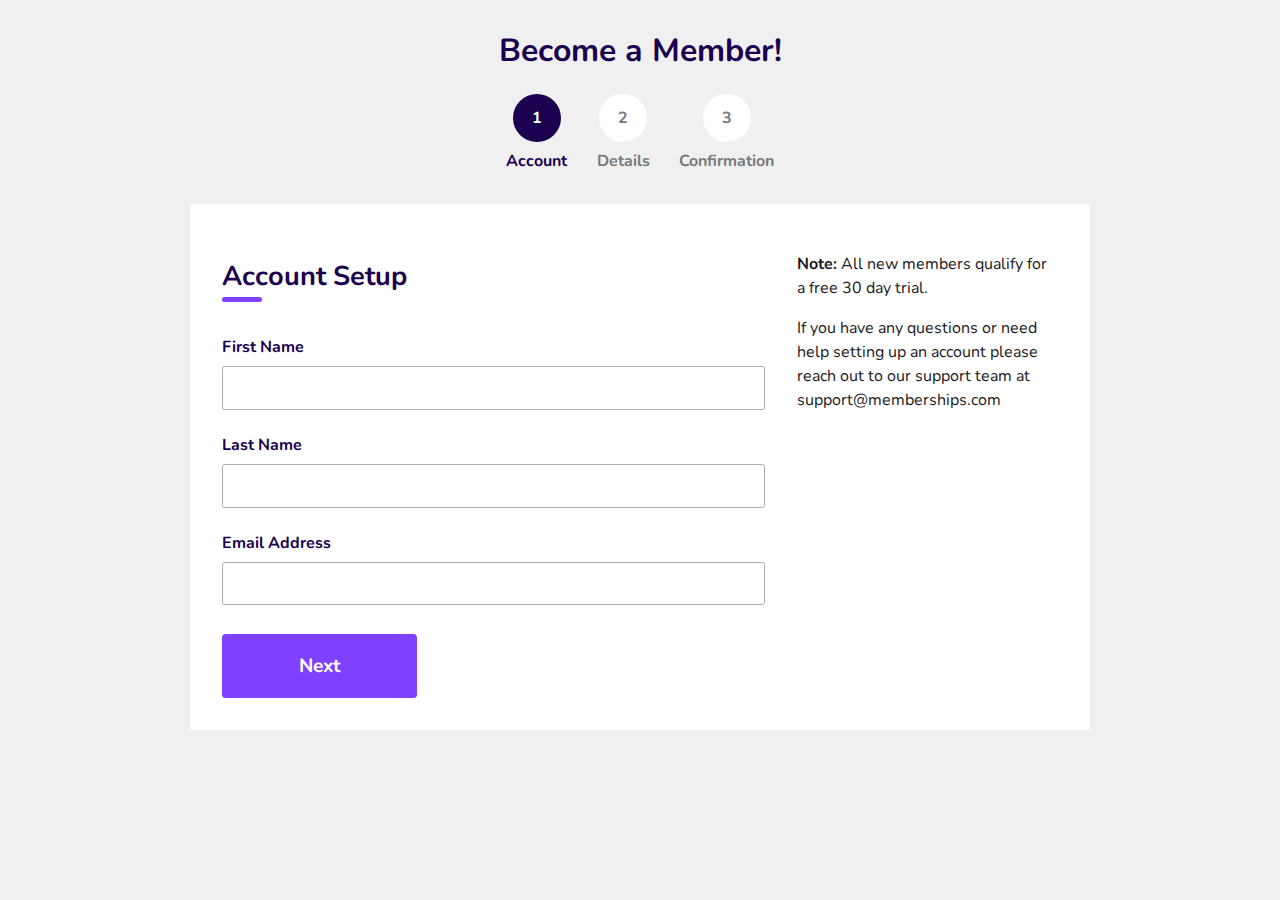
<file: index.html>
<!DOCTYPE html>
<html lang="en">
<head>
    <meta charset="UTF-8">
    <meta http-equiv="X-UA-Compatible" content="IE=edge">
    <meta name="viewport" content="width=device-width, initial-scale=1.0">
    <title>Member Form</title>
    <link href="https://fonts.googleapis.com/css2?family=Nunito:wght@400;700&display=swap" rel="stylesheet">
    <link rel="stylesheet" href="style/style.css">
</head>

<body>
    <div class="wrapper">
        <h1>Become a Member!</h1>
        <ul class="progress">
            <li class="current">
                <a href="index.html">
                    <div class="circle">1</div> 
                    <span>Account</span>
                </a>
            </li>
            <li>
                <a href="step2.html">
                    <div class="circle">2</div> 
                    <span>Details</span>
                </a>
            </li>
            <li>
                <a href="step3.html">
                    <div class="circle">3</div> 
                    <span>Confirmation</span>
                </a>
            </li>
        </ul>

        <main>
            <div class="left-col">
                <h2>Account Setup</h2>
                <label for="fname">First Name</label>
                <input type="text" id="fname" name="fname"/>
                

                <label for="lname">Last Name</label>
                <input type="text" id="lname" name="lname"/>

                <label for="email">Email Address</label>
                <input type="text" id="email" name="email"/>

                <a href="step2.html" class="cta">Next</a>
            </div>

            <div class="right-col">
                <p><strong>Note:</strong> All new members qualify for a free 30 day trial.</p>
                <p> If you have any questions or need help setting up an account please reach out to our support team at support@memberships.com</p>
            </div>
        </main>
    </div>
</body>
</html>
</file>
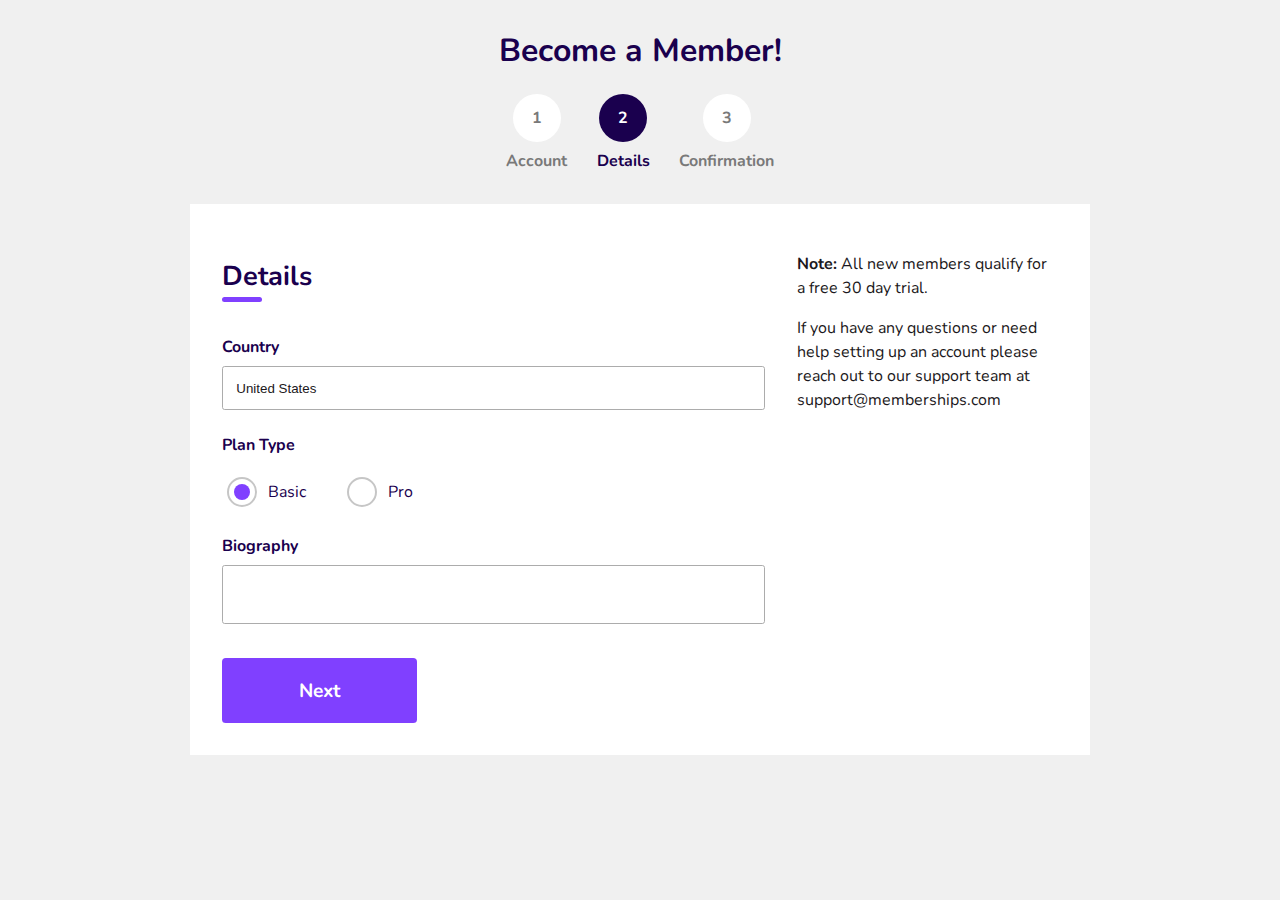
<file: step2.html>
<!DOCTYPE html>
<html lang="en">
<head>
    <meta charset="UTF-8">
    <meta http-equiv="X-UA-Compatible" content="IE=edge">
    <meta name="viewport" content="width=device-width, initial-scale=1.0">
    <title>Step 2</title>
    <link href="https://fonts.googleapis.com/css2?family=Nunito:wght@400;700&display=swap" rel="stylesheet">
    <link rel="stylesheet" href="style/style.css">
    <link rel="stylesheet" href="style/2style.css">
</head>

<body>
    <div class="wrapper">
        <h1>Become a Member!</h1>
        <ul class="progress">
            <li>
                <a href="index.html">
                    <div class="circle">1</div> 
                    <span>Account</span>
                </a>
            </li>
            <li class="current">
                <a href="step2.html">
                    <div class="circle">2</div> 
                    <span>Details</span>
                </a>
            </li>
            <li>
                <a href="step3.html">
                    <div class="circle">3</div> 
                    <span>Confirmation</span>
                </a>
            </li>
        </ul>

        <main>
            <div class="left-col">
                <h2>Details</h2>
                <label for="loc">Country</label>
                    <select id="loc">
                        <option value="US">United States</option>
                        <option value="US">United States</option>
                        <option value="US">United States</option>
                        <option value="US">United States</option>
                        <option value="US">United States</option>
                    </select>
                    
                    <label>Plan Type</label>
                    
                    <input type="radio" id="basic" name="type" checked>
                    <label for="basic" class="left-label">Basic</label>
                    
                    <input type="radio" id="pro" name="type">
                    <label for="pro" class="left-label">Pro</label>
                    
                    <label for="bio" class="mt-extra">Biography</label>
                    <textarea style="resize:none"></textarea>
                    
                    <a href="step3.html" class="cta">Next</a>
            </div>

            <div class="right-col">
                <p><strong>Note:</strong> All new members qualify for a free 30 day trial.</p>
                <p> If you have any questions or need help setting up an account please reach out to our support team at support@memberships.com</p>
            </div>
        </main>
    </div>
</body>
</html>
</file>
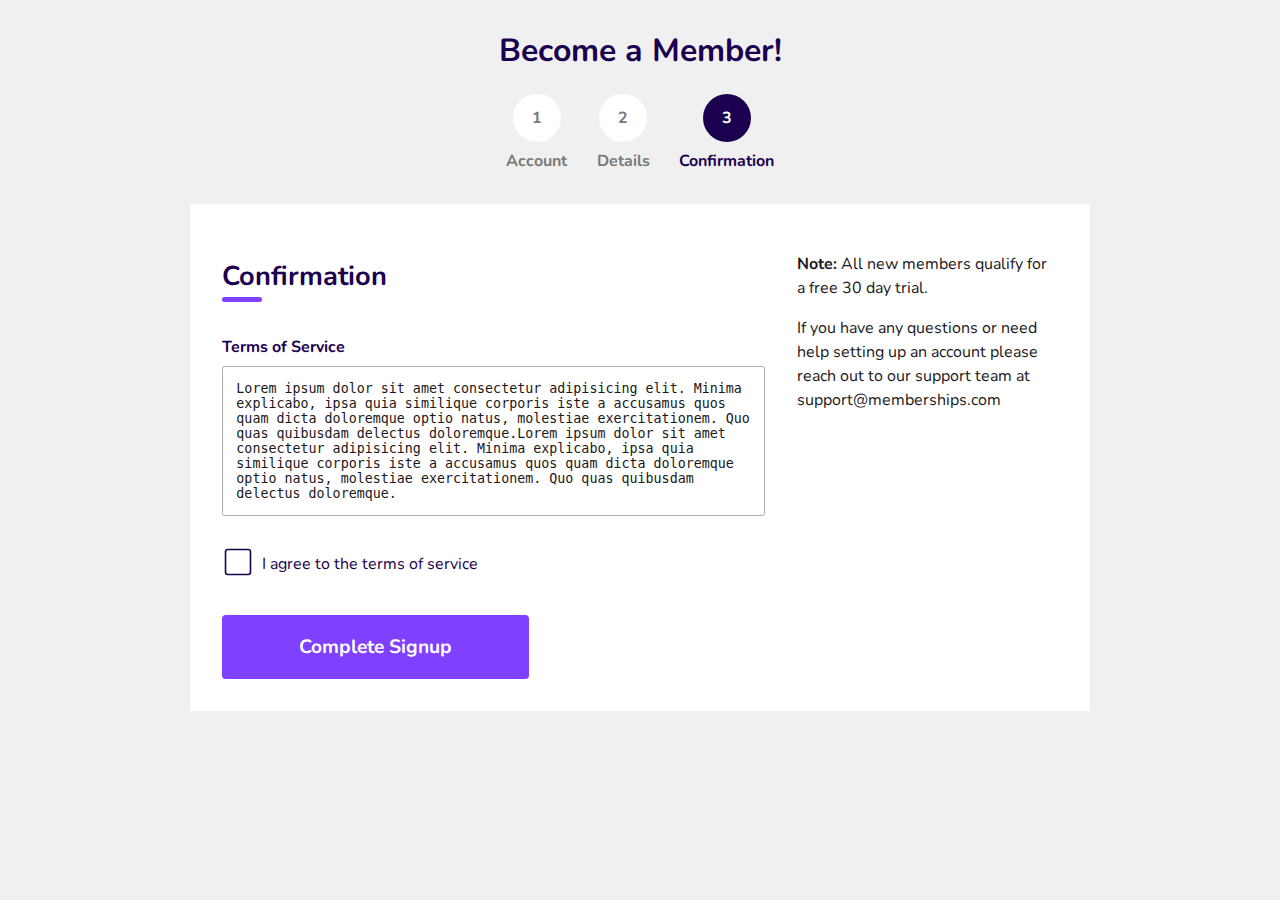
<file: step3.html>
<!DOCTYPE html>
<html lang="en">
<head>
    <meta charset="UTF-8">
    <meta http-equiv="X-UA-Compatible" content="IE=edge">
    <meta name="viewport" content="width=device-width, initial-scale=1.0">
    <title>Step 3</title>
    <link href="https://fonts.googleapis.com/css2?family=Nunito:wght@400;700&display=swap" rel="stylesheet">
    <link rel="stylesheet" href="style/style.css">
    <link rel="stylesheet" href="style/2style.css">
</head>

<body>
    <div class="wrapper">
        <h1>Become a Member!</h1>
        <ul class="progress">
            <li>
                <a href="index.html">
                    <div class="circle">1</div> 
                    <span>Account</span>
                </a>
            </li>
            <li>
                <a href="step2.html">
                    <div class="circle">2</div> 
                    <span>Details</span>
                </a>
            </li>
            <li class="current">
                <a href="step3.html">
                    <div class="circle">3</div> 
                    <span>Confirmation</span>
                </a>
            </li>
        </ul>

        <main>
            <div class="left-col" >
                <h2>Confirmation</h2>
            <label for="tos" class="mt-extra">
                Terms of Service  
            </label>
                <textarea id="tos" class="extra-height" style="resize:none">Lorem ipsum dolor sit amet consectetur adipisicing elit. Minima explicabo, ipsa quia similique corporis iste a accusamus quos quam dicta doloremque optio natus, molestiae exercitationem. Quo quas quibusdam delectus doloremque.Lorem ipsum dolor sit amet consectetur adipisicing elit. Minima explicabo, ipsa quia similique corporis iste a accusamus quos quam dicta doloremque optio natus, molestiae exercitationem. Quo quas quibusdam delectus doloremque.</textarea>
                <input type="checkbox" name="cb" id="cb"> 
            <label for="cb" id="checkbox">
                <svg viewBox="0 0 100 100">
                    <path class="box" d="M82,89H18c-3.87,0-7-3.13-7-7V18c0-3.87,3.13-7,7-7h64c3.87,0,7,3.13,7,7v64C89,85.87,85.87,89,82,89z"/>
                    <polyline class="check" points="25.5,53.5 39.5,67.5 72.5,34.5 "/>
                </svg>
                <span>I agree to the terms of service</span>
            </label>   
            <div id="overlay">
                <div class="modal">
                    <h2>Thank You for Becoming a Member</h2>
                    <p>You will receive an email from us 7 days before your free trial ends.</p>
                     
                    <button id="close-modal">Close</button>
                </div>
            </div>
                  <a href="step3.html" class="cta" id="open-modal">Complete Signup</a>
            </div>

            <div class="right-col">
                <p><strong>Note:</strong> All new members qualify for a free 30 day trial.</p>
                <p> If you have any questions or need help setting up an account please reach out to our support team at support@memberships.com</p>
            </div>
        </main>
    </div>
    <script src="index.js"></script>
</body>
</html>
</file>
<file: style/style.css>
html,body{
margin:0;
padding:0;
}
*{
    box-sizing: border-box;
}
body{
    font-family:'Nunito', sans-serif;
    background-color:#F0F0F0;
    color:#1A004E;
}

ul{
    padding: 0 1em;
    list-style: none;
    display: flex;
    justify-content: space-between;
    margin: 0 auto;
    width: 300px;
}
ul li a{
  text-decoration: none;
   
}

span{
    color:#797979;
    font-weight: bold;
}

main{
    background: white;
    padding:1em;
    text-align: left;
    margin-top: 2em;
    margin-bottom: 2em;
}

h2{
    font-size:1.3rem;
    position:relative;
    margin-bottom: 1.5em;
}

h2:before{
    content: "";
    position: absolute;
    height:5px;
    width:40px;
    background: #8040FF;
    left:0;
    bottom:-7px;
    border-radius: 1em;
}

label{
    display: block;
    font-weight: bold;
    margin-top: 1.5em;
    margin-bottom: .5em;
}

input[type=text], select, textarea{
    width: 100%;
    padding: 1em;
    border-radius: 0.2em;
    border: 1px solid #ACACAC;
    color: #1B1820;
}

input[type=text]:focus, textarea:focus {
    outline: 3px solid #ACACAC;
}

.wrapper{
    padding:0.5em;
    text-align: center;
}
.circle{
    width: 3em;
    height: 3em;
    background: white;
    border-radius: 50%;
    margin: 0 auto .5em;
    display: grid;
    place-content: center;
    color: #797979;
    font-weight: bold;
}

.current .circle{
    background: #1A004E;
    color:white
}

.current span{
   color:#1A004E 
}

.cta{
    display: block;
    width: 100%;
    padding:1em;
    text-align: center;
    text-decoration: none;
    color: white;
    background: #8040FF;
    margin-top: 1.5em;
    font-weight: bold;
    font-size: 1.2rem;
    border-radius: .2em;
}

.right-col{
    margin-top: 2em;
    line-height: 1.5em;
    color: #1B1820;
}

@media(min-width:650px){
    main{display: flex;
        padding:2em;
    }
    .left-col{
        flex:0 0 65%;
        margin-right:2em;
    }
    .right-col{
        margin-top: 0;
    }
    .cta{
        display: inline-block;
        width: unset;
        padding: 1em 4em;
    }
}

@media(min-width:950px){
    main{
        padding:2em;
        width:900px;
        margin:2em auto;
    }
    h2{
        font-size: 1.7rem;
    }
}
</file>
<file: style/2style.css>
select{
    appearance:none;
	-webkit-appearance:none;
	-moz-appearance:none;
	-ms-appearance:none;
	background:url('http://www.free-icons-download.net/images/small-down-arrow-icon-15593.png');
	background-repeat: no-repeat;
	background-size:16px 17px;
	background-position: right;
    background-origin: content-box; 
}

input[type="radio"]{
    appearance: none;
    -webkit-appearance: none;
    -moz-appearance: none;
    display: inline-block;
    position: relative;
    border: 2px solid #C6C6C6;
    color: #666;
    top: 10px;
    height: 30px;
    width: 30px;
    border-radius: 50px;
    cursor: pointer;
    margin-right: 7px;
    outline: none;
}

input[type="radio"]:checked::before{
    content: '';
    position: absolute;
    top: 5px;
    left: 5px;
    background: #8040FF;
    width: 16px;
    height: 16px;
    border-radius: 50%;
}

.left-label {
    display: unset;
    font-weight: normal;
    margin-right: 2em;
}

.mt-extra{
    margin-top: 2em;
}

.extra-height{
    min-height:150px;
}

input[type=checkbox]{
    display: none;
    pointer-events: none;
}

input[type=checkbox] + label{
    cursor: pointer;
    display: grid;
    grid-template-columns: auto 3fr;
}

input[type=checkbox]:checked + label .check{
    stroke-dashoffset: 0;
}
svg{
    width: 2em;
    stroke: #1A004E;
    stroke-width: 5;
    fill: white;
}

.box{
    stroke-dasharray: 320;
    stroke-dashoffset: 0;
    fill: white;
    transition: stroke-dashoffset .3s linear;
}
.check {
    stroke-dasharray: 70;
    stroke-dashoffset: 70;
    fill: none;
    transition: stroke-dashoffset .3s linear;
}

.left-col span{
    padding-top: .4em;
    margin-left: .5em;
    font-weight: normal;
    color: #1A004E;
}
.modal{
    background-color: white;
    padding: 20px;
    height: 250px;
    margin: 0 auto;
    max-width: 500px;
    position:relative;
    top:40%;
}
#overlay{
    display: none;
    width: 100%;
    height:100%;
    position: absolute;
    top:0;
    bottom:0;
    left:0;
    right:0;
    background-color: rgba(0,0,0,0.2);

}
#close-modal{
    display: block;
    width:110px;
    padding:0.5em;
    text-align: center;
    text-decoration: none;
    color: white;
    background: #8040FF;
    margin-top: 1.5em;
    font-weight: bold;
    font-size: 1rem;
    border-radius: .2em;
    border: none;
    margin: 0 auto;
}
</file>
